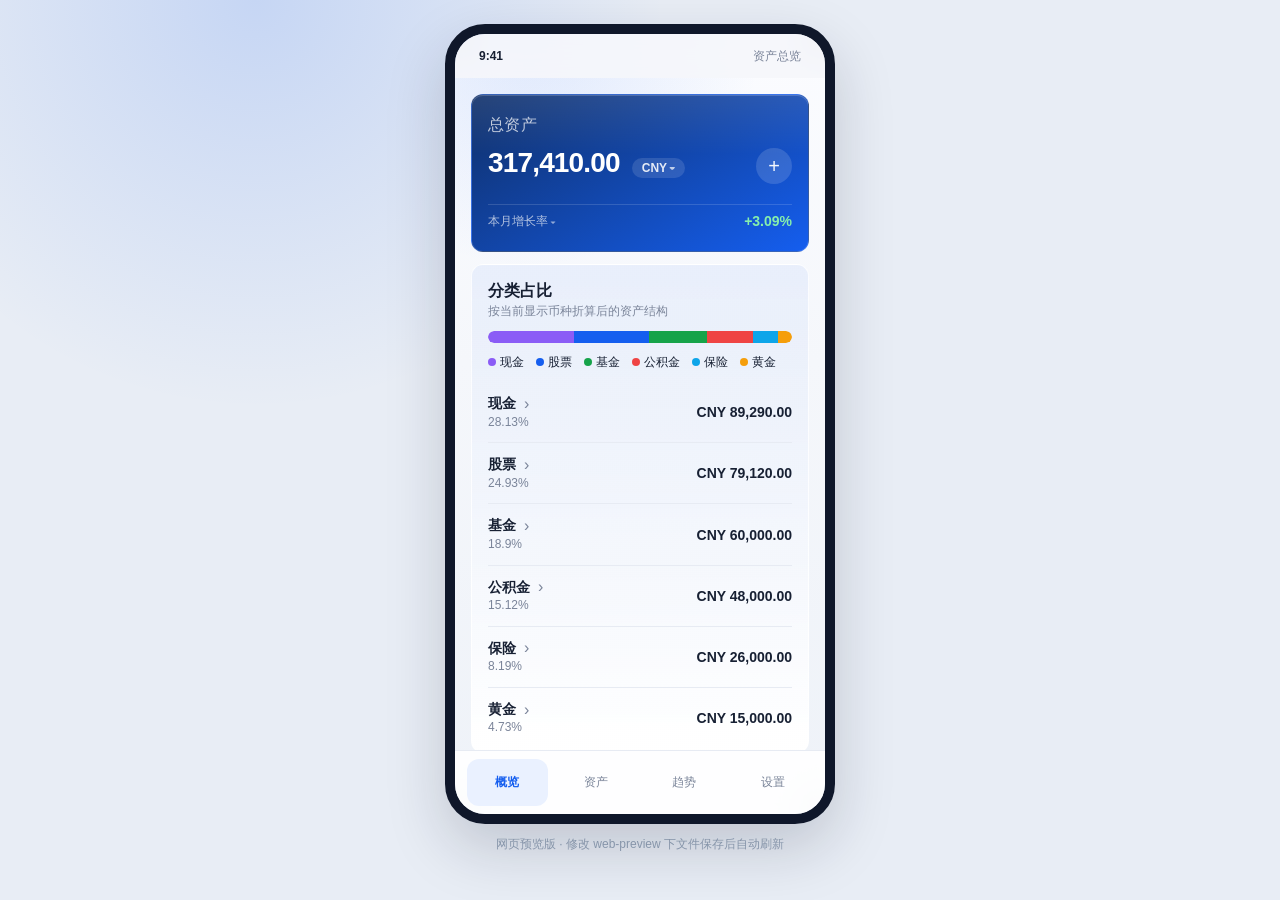
<file: index.html>
<!DOCTYPE html>
<html lang="zh-CN">
<head>
  <meta charset="UTF-8" />
  <meta name="viewport" content="width=device-width, initial-scale=1.0" />
  <title>资产总览 · 预览</title>
  <link rel="stylesheet" href="./preview.css?v=20260614f" />
</head>
<body>
  <div class="device-wrap">
    <div class="device">
      <div class="status-bar">
        <span>9:41</span>
        <span class="status-right">资产总览</span>
      </div>

      <main id="view" class="view"></main>

      <nav class="tab-bar">
        <button class="tab-item" data-tab="dashboard">
          <span class="tab-icon">概览</span>
        </button>
        <button class="tab-item" data-tab="assets">
          <span class="tab-icon">资产</span>
        </button>
        <button class="tab-item" data-tab="trends">
          <span class="tab-icon">趋势</span>
        </button>
        <button class="tab-item" data-tab="settings">
          <span class="tab-icon">设置</span>
        </button>
      </nav>
    </div>
    <p class="preview-hint">网页预览版 · 修改 web-preview 下文件保存后自动刷新</p>
  </div>

  <script src="./preview.js?v=20260614j"></script>
  <script>
    if (location.hostname === "127.0.0.1" || location.hostname === "localhost") {
      var s = document.createElement("script");
      s.src = "./livereload.js";
      document.body.appendChild(s);
    }
  </script>
</body>
</html>
</file>
<file: preview.css>
:root {
  --bg: #f5f7fb;
  --card: #ffffff;
  --text: #172033;
  --muted: #7a8499;
  --primary: #155eef;
  --primary-deep: #123a86;
  --primary-soft: #eaf1ff;
  --line: #e7ebf3;
  --field: #f4f6fb;
  --up: #16a34a;
  --down: #e5484d;

  /* spacing scale — 4 values, multiples of 4 */
  --s1: 8px;
  --s2: 12px;
  --s3: 16px;
  --s4: 24px;

  /* radius scale */
  --r-sm: 8px;
  --r-md: 12px;
  --r-full: 999px;

  /* type scale — 4 levels */
  --fs-hero: 28px;
  --fs-title: 16px;
  --fs-body: 14px;
  --fs-meta: 12px;
}

* {
  box-sizing: border-box;
  -webkit-tap-highlight-color: transparent;
}

html,
body {
  margin: 0;
  height: 100%;
  background:
    radial-gradient(circle at 20% 0%, rgba(21, 94, 239, 0.16), transparent 30%),
    #e8edf5;
  font-family: -apple-system, BlinkMacSystemFont, "SF Pro Text", "Helvetica Neue", "PingFang SC", sans-serif;
  color: var(--text);
}

.device-wrap {
  min-height: 100%;
  display: flex;
  flex-direction: column;
  align-items: center;
  gap: var(--s2);
  padding: var(--s4) var(--s2);
}

.device {
  position: relative;
  width: 390px;
  height: 800px;
  background:
    radial-gradient(circle at 20% 0%, rgba(21, 94, 239, 0.12), transparent 28%),
    linear-gradient(180deg, #fbfcff 0%, var(--bg) 42%, #eef2f8 100%);
  border-radius: 40px;
  box-shadow: 0 24px 60px rgba(15, 23, 42, 0.18);
  overflow: hidden;
  display: flex;
  flex-direction: column;
  border: 10px solid #0f172a;
}

.status-bar {
  flex: 0 0 auto;
  height: 44px;
  padding: 0 var(--s4);
  display: flex;
  align-items: center;
  justify-content: space-between;
  font-size: var(--fs-meta);
  font-weight: 600;
  color: var(--text);
  background: rgba(245, 247, 251, 0.9);
  backdrop-filter: blur(16px);
}

.status-right {
  color: var(--muted);
  font-weight: 500;
}

.view {
  flex: 1 1 auto;
  overflow-y: auto;
  padding: var(--s3);
  -webkit-overflow-scrolling: touch;
  animation: viewEnter 220ms ease-out;
}

.view::-webkit-scrollbar {
  width: 0;
}

.tab-bar {
  flex: 0 0 auto;
  height: 64px;
  display: flex;
  gap: var(--s1);
  padding: var(--s1) var(--s2);
  background: rgba(255, 255, 255, 0.9);
  border-top: 1px solid var(--line);
  backdrop-filter: blur(18px);
}

.tab-item {
  flex: 1;
  border: 0;
  border-radius: var(--r-md);
  background: transparent;
  font-size: var(--fs-meta);
  color: var(--muted);
  cursor: pointer;
  font-weight: 500;
  transition: background 160ms ease, color 160ms ease, transform 160ms ease;
}

.tab-item.active {
  background: var(--primary-soft);
  color: var(--primary);
  font-weight: 600;
}

.tab-item:active {
  transform: scale(0.96);
}

.preview-hint {
  margin: 0;
  font-size: var(--fs-meta);
  color: #94a3b8;
}

/* shared */
.card {
  margin-bottom: var(--s2);
  padding: var(--s3);
  border-radius: var(--r-md);
  background: var(--card);
  border: 0;
  transition: transform 160ms ease;
}

.muted {
  color: var(--muted);
}

.section-title,
.settings-title,
.asset-header .title,
.form-card-head .title,
.hero-title {
  font-size: var(--fs-title);
}

.section-title {
  margin-bottom: 2px;
  font-weight: 600;
  line-height: 1.25;
}

.section-header {
  display: flex;
  align-items: center;
  justify-content: space-between;
  margin-bottom: var(--s2);
}

.section-subtitle {
  margin-top: 0;
  color: var(--muted);
  font-size: var(--fs-meta);
  line-height: 1.35;
}

.link {
  color: var(--primary);
  font-size: var(--fs-body);
  font-weight: 600;
  cursor: pointer;
}

.empty-small {
  padding: var(--s2) 0;
  color: var(--muted);
  text-align: center;
  font-size: var(--fs-body);
}

button.btn {
  border: 0;
  cursor: pointer;
  border-radius: var(--r-full);
  font-size: var(--fs-body);
  padding: var(--s2) var(--s3);
  font-weight: 600;
  transition: transform 160ms ease, background 160ms ease;
}

button.btn:active {
  transform: translateY(1px) scale(0.98);
}

button:focus-visible,
input:focus-visible,
textarea:focus-visible,
select:focus-visible {
  outline: 3px solid rgba(21, 94, 239, 0.22);
  outline-offset: 2px;
}

.button-primary {
  background: var(--primary);
  color: #fff;
}

.button-secondary {
  background: var(--primary-soft);
  color: var(--primary);
}

/* dashboard */
.hero-card {
  position: relative;
  overflow: hidden;
  margin-bottom: var(--s2);
  padding: 20px var(--s3);
  border-radius: var(--r-md);
  color: #fff;
  border: 1px solid rgba(255, 255, 255, 0.16);
  background: linear-gradient(150deg, #0f2f68 0%, #155eef 100%);
  box-shadow: inset 0 1px 0 rgba(255, 255, 255, 0.18);
}

.hero-sheen {
  position: absolute;
  inset: 0;
  background: linear-gradient(180deg, rgba(255, 255, 255, 0.1) 0%, transparent 38%);
  pointer-events: none;
}

.hero-body {
  position: relative;
  z-index: 1;
}

.hero-title {
  font-weight: 500;
  color: rgba(255, 255, 255, 0.72);
  letter-spacing: 0.02em;
}

.hero-metrics {
  display: grid;
  grid-template-columns: 1fr auto;
  column-gap: var(--s2);
  row-gap: var(--s1);
  margin-top: var(--s2);
}

.total {
  display: flex;
  flex-wrap: wrap;
  align-items: baseline;
  gap: var(--s1) var(--s2);
}

.hero-add-btn {
  display: flex;
  align-items: center;
  justify-content: center;
  justify-self: end;
  align-self: start;
  width: 36px;
  height: 36px;
  padding: 0;
  border: 0;
  border-radius: 50%;
  background: rgba(255, 255, 255, 0.14);
  color: rgba(255, 255, 255, 0.95);
  font-size: 20px;
  font-weight: 500;
  line-height: 1;
  cursor: pointer;
  transition: background 160ms ease, transform 160ms ease;
}

.hero-add-btn:active {
  transform: scale(0.94);
  background: rgba(255, 255, 255, 0.22);
}

.hero-divider {
  grid-column: 1 / -1;
  height: 1px;
  margin-top: var(--s2);
  background: rgba(255, 255, 255, 0.14);
}

.total-amount {
  font-size: var(--fs-hero);
  font-weight: 700;
  letter-spacing: -0.03em;
  line-height: 1.1;
}

.currency-trigger {
  display: inline-flex;
  align-items: center;
  gap: 2px;
  padding: 4px 10px;
  border: 0;
  border-radius: var(--r-full);
  background: rgba(255, 255, 255, 0.12);
  color: rgba(255, 255, 255, 0.88);
  font-size: var(--fs-meta);
  font-weight: 600;
  cursor: pointer;
  transition: background 160ms ease, transform 160ms ease;
}

.currency-trigger:active {
  transform: translateY(1px);
  background: rgba(255, 255, 255, 0.2);
}

.currency-code {
  line-height: 1;
}

.currency-chevron {
  font-size: 12px;
  line-height: 1;
  opacity: 0.8;
}

.growth-trigger {
  display: inline-flex;
  align-items: center;
  gap: 2px;
  justify-self: start;
  align-self: center;
  width: fit-content;
  padding: 0;
  border: 0;
  background: transparent;
  color: rgba(255, 255, 255, 0.68);
  font-size: var(--fs-meta);
  font-weight: 500;
  line-height: 1.25;
  cursor: pointer;
  transition: opacity 160ms ease;
}

.growth-trigger:active {
  opacity: 0.72;
}

.growth-label {
  line-height: 1.25;
}

.hero-growth-value {
  justify-self: end;
  align-self: center;
  font-size: var(--fs-body);
  font-weight: 700;
  line-height: 1.25;
  text-align: right;
}

.hero-growth-value.up {
  color: #86efac;
}

.hero-growth-value.down {
  color: #fda4af;
}

.hero-growth-value.flat {
  color: rgba(255, 255, 255, 0.82);
}

.sheet-overlay {
  position: absolute;
  inset: 0;
  z-index: 30;
  display: flex;
  align-items: flex-end;
  background: rgba(8, 15, 35, 0.42);
  opacity: 0;
  transition: opacity 200ms ease;
}

.sheet-overlay.open {
  opacity: 1;
}

.action-sheet {
  width: 100%;
  padding: var(--s2) var(--s3) var(--s4);
  border-radius: var(--r-md) var(--r-md) 0 0;
  background: rgba(255, 255, 255, 0.96);
  backdrop-filter: blur(20px);
  transform: translateY(100%);
  transition: transform 220ms ease;
}

.sheet-overlay.open .action-sheet {
  transform: translateY(0);
}

.sheet-handle {
  width: 36px;
  height: 4px;
  margin: 0 auto var(--s2);
  border-radius: var(--r-full);
  background: var(--line);
}

.sheet-title {
  margin-bottom: var(--s2);
  font-size: var(--fs-body);
  font-weight: 600;
  color: var(--text);
}

.sheet-option {
  width: 100%;
  display: flex;
  align-items: center;
  justify-content: space-between;
  margin-bottom: var(--s1);
  padding: var(--s2) var(--s3);
  border: 1px solid var(--line);
  border-radius: var(--r-sm);
  background: #fff;
  color: var(--text);
  font-size: var(--fs-body);
  font-weight: 500;
  cursor: pointer;
  transition: border-color 160ms ease, background 160ms ease;
}

.sheet-option:last-child {
  margin-bottom: 0;
}

.sheet-option.active {
  border-color: rgba(21, 94, 239, 0.35);
  background: var(--primary-soft);
  color: var(--primary);
  font-weight: 600;
}

.sheet-code {
  font-size: var(--fs-meta);
  color: var(--muted);
}

.sheet-option.active .sheet-code {
  color: var(--primary);
}

.chart {
  width: 100%;
  height: 190px;
  display: block;
}

.storage-bar {
  display: flex;
  height: 12px;
  margin-top: var(--s2);
  border-radius: var(--r-full);
  overflow: hidden;
  background: var(--line);
}

.storage-segment {
  height: 100%;
  min-width: 3px;
}

.storage-segment:first-child {
  border-radius: var(--r-full) 0 0 var(--r-full);
}

.storage-segment:last-child {
  border-radius: 0 var(--r-full) var(--r-full) 0;
}

.storage-segment:only-child {
  border-radius: var(--r-full);
}

.storage-legend {
  display: flex;
  flex-wrap: wrap;
  gap: 6px var(--s2);
  margin-top: var(--s2);
}

.storage-legend-item {
  display: inline-flex;
  align-items: center;
  font-size: var(--fs-meta);
  color: var(--text);
  line-height: 1.3;
}

.storage-legend-dot {
  width: 8px;
  height: 8px;
  margin-right: 4px;
  border-radius: 50%;
  flex-shrink: 0;
}

.storage-list {
  margin-top: var(--s2);
}

.storage-row {
  display: flex;
  align-items: center;
  gap: var(--s2);
  padding: var(--s2) 0;
  border: 0;
  border-bottom: 1px solid var(--line);
  background: transparent;
  cursor: pointer;
  transition: opacity 160ms ease;
}

.storage-row:active {
  opacity: 0.72;
}

.storage-row:last-child {
  border-bottom: 0;
  padding-bottom: 0;
}

.storage-row-main {
  flex: 1;
  min-width: 0;
}

.storage-row-name {
  display: inline-flex;
  align-items: center;
  gap: var(--s1);
  font-size: var(--fs-body);
  font-weight: 600;
  line-height: 1.25;
}

.storage-row-chevron {
  color: var(--muted);
  font-size: var(--fs-title);
  font-weight: 500;
  line-height: 1;
}

.storage-row-meta {
  margin-top: 2px;
  font-size: var(--fs-meta);
  line-height: 1.3;
}

.storage-row-value {
  flex-shrink: 0;
  font-size: var(--fs-body);
  font-weight: 600;
  text-align: right;
}

.category-detail-page {
  padding-bottom: var(--s3);
}

.category-detail-head {
  margin-bottom: var(--s2);
}

.category-detail-back {
  display: inline-block;
  margin-bottom: var(--s2);
  padding: 0;
  border: 0;
  background: transparent;
  font: inherit;
  cursor: pointer;
}

.category-detail-title {
  display: flex;
  align-items: center;
  gap: var(--s2);
}

.category-detail-dot {
  width: 10px;
  height: 10px;
  border-radius: 50%;
  flex-shrink: 0;
}

.category-detail-meta {
  margin-top: var(--s1);
  font-size: var(--fs-meta);
}

.category-detail-add {
  width: 100%;
  margin-top: var(--s2);
}

.ratio-row {
  margin-top: var(--s3);
  color: var(--text);
  font-size: var(--fs-body);
}

.ratio-info {
  display: flex;
  align-items: center;
  justify-content: space-between;
}

.ratio-track {
  overflow: hidden;
  height: var(--s1);
  margin-top: var(--s1);
  border-radius: var(--r-full);
  background: var(--line);
}

.ratio-bar {
  height: 100%;
  border-radius: var(--r-full);
  background: var(--primary);
}

.ratio-value {
  margin-top: 2px;
  color: var(--muted);
  font-size: var(--fs-meta);
}

/* assets */
.asset-header {
  display: flex;
  align-items: center;
  justify-content: space-between;
  gap: var(--s2);
  margin-bottom: var(--s3);
}

.asset-header .title {
  margin-bottom: 2px;
  font-weight: 700;
  line-height: 1.25;
}

.asset-header .muted {
  font-size: var(--fs-meta);
  line-height: 1.35;
}

.add-button {
  position: absolute;
  right: var(--s4);
  bottom: 80px;
  z-index: 12;
  width: 56px;
  height: 56px;
  padding: 0;
  display: grid;
  place-items: center;
  border-radius: 50%;
  font-size: var(--fs-hero);
  font-weight: 500;
  line-height: 1;
  box-shadow: 0 12px 24px rgba(21, 94, 239, 0.28);
}

.asset-list {
  padding-bottom: 72px;
}

.asset-card {
  cursor: pointer;
}

.asset-card:hover {
  transform: translateY(-1px);
}

.asset-top {
  display: flex;
  align-items: center;
  justify-content: space-between;
  gap: var(--s2);
}

.asset-main {
  display: flex;
  align-items: center;
  min-width: 0;
}

.asset-badge {
  flex: 0 0 auto;
  width: 40px;
  height: 40px;
  margin-right: var(--s2);
  display: grid;
  place-items: center;
  border-radius: var(--r-sm);
  background: var(--primary-soft);
  color: var(--primary);
  font-size: var(--fs-body);
  font-weight: 600;
}

.asset-name {
  margin-bottom: 0;
  font-size: var(--fs-body);
  font-weight: 600;
  line-height: 1.25;
  white-space: nowrap;
  overflow: hidden;
  text-overflow: ellipsis;
}

.asset-card .muted {
  font-size: var(--fs-meta);
  line-height: 1.35;
}

.asset-value {
  color: var(--text);
  font-size: var(--fs-body);
  font-weight: 700;
  text-align: right;
  white-space: nowrap;
}

.asset-meta {
  display: flex;
  align-items: center;
  justify-content: space-between;
  margin-top: var(--s2);
  padding-top: var(--s2);
  border-top: 1px solid var(--line);
  color: var(--muted);
  font-size: var(--fs-meta);
}

.asset-note {
  margin-top: var(--s2);
  padding: var(--s1) var(--s2);
  border-radius: var(--r-sm);
  background: var(--field);
  color: var(--text);
  font-size: var(--fs-meta);
  line-height: 1.5;
}

/* form */
.form-page {
  padding-bottom: var(--s2);
}

.form-footer {
  position: sticky;
  bottom: 0;
  z-index: 2;
  padding: var(--s2) 0 var(--s4);
  background: linear-gradient(180deg, rgba(248, 250, 252, 0) 0%, rgba(248, 250, 252, 0.96) 28%, #f8fafc 100%);
}

.form-card {
  margin: 0 0 var(--s2);
}

.form-card-head {
  display: flex;
  align-items: flex-start;
  justify-content: space-between;
  gap: var(--s2);
  margin-bottom: var(--s4);
}

.form-card-head .title {
  font-weight: 700;
}

.field {
  margin-bottom: var(--s3);
}

.field .label {
  margin-bottom: var(--s1);
  color: var(--muted);
  font-size: var(--fs-meta);
  font-weight: 500;
}

.field input,
.field textarea,
.field select {
  width: 100%;
  padding: var(--s2);
  border: 1px solid transparent;
  border-radius: var(--r-sm);
  background: var(--field);
  color: var(--text);
  font-size: var(--fs-body);
  font-family: inherit;
  transition: border 160ms ease, background 160ms ease;
}

.field input:focus,
.field textarea:focus,
.field select:focus,
.settings textarea:focus {
  border-color: rgba(21, 94, 239, 0.32);
  background: #ffffff;
}

.field textarea {
  height: 80px;
  resize: none;
}

.field-locked {
  padding: var(--s2);
  border-radius: var(--r-sm);
  background: var(--field);
  color: var(--text);
  font-size: var(--fs-body);
  font-weight: 600;
}

.recurring-section {
  margin-top: var(--s1);
  padding-top: var(--s3);
  border-top: 1px solid rgba(15, 23, 42, 0.06);
}

.recurring-toggle {
  display: flex;
  align-items: center;
  gap: var(--s2);
  cursor: pointer;
  user-select: none;
}

.recurring-toggle input {
  position: absolute;
  opacity: 0;
  width: 0;
  height: 0;
}

.recurring-toggle-ui {
  width: 44px;
  height: 26px;
  border-radius: 999px;
  background: #e2e8f0;
  position: relative;
  flex-shrink: 0;
  transition: background 160ms ease;
}

.recurring-toggle-ui::after {
  content: "";
  position: absolute;
  top: 3px;
  left: 3px;
  width: 20px;
  height: 20px;
  border-radius: 50%;
  background: #fff;
  box-shadow: 0 1px 3px rgba(15, 23, 42, 0.12);
  transition: transform 160ms ease;
}

.recurring-toggle input:checked + .recurring-toggle-ui {
  background: var(--primary);
}

.recurring-toggle input:checked + .recurring-toggle-ui::after {
  transform: translateX(18px);
}

.recurring-toggle-label {
  font-size: var(--fs-body);
  font-weight: 600;
}

.recurring-hint {
  margin: var(--s1) 0 var(--s2);
  font-size: var(--fs-meta);
  line-height: 1.45;
}

.recurring-fields[hidden] {
  display: none;
}

.recurring-tag {
  color: var(--primary);
  font-size: var(--fs-meta);
  font-weight: 500;
}

.save-button,
.delete-button {
  width: 100%;
  margin-top: var(--s2);
}

.delete-button {
  background: #fff1f2;
  color: var(--down);
}

/* trends */
.trend-summary {
  border: 1px solid rgba(255, 255, 255, 0.8);
  background: linear-gradient(180deg, rgba(21, 94, 239, 0.06), #ffffff);
}

.trend-meta {
  display: flex;
  justify-content: space-between;
  gap: var(--s2);
  margin-top: var(--s2);
}

.trend-meta-item {
  flex: 1;
  padding: var(--s2);
  border-radius: var(--r-sm);
  background: var(--field);
}

.trend-meta-item .label {
  color: var(--muted);
  font-size: var(--fs-meta);
}

.trend-meta-item .value {
  margin-top: 2px;
  font-size: var(--fs-body);
  font-weight: 700;
}

.snapshot-row {
  display: flex;
  align-items: center;
  justify-content: space-between;
  padding: var(--s2) 0;
  border-bottom: 1px solid var(--line);
}

.snapshot-row:last-child {
  border-bottom: 0;
}

.snapshot-date {
  margin-bottom: 0;
  font-size: var(--fs-body);
  font-weight: 600;
  line-height: 1.25;
}

.snapshot-date + .muted {
  line-height: 1.35;
}

.delta-up {
  color: var(--up);
  text-align: right;
  font-size: var(--fs-body);
  font-weight: 600;
}

.delta-down {
  color: var(--down);
  text-align: right;
  font-size: var(--fs-body);
  font-weight: 600;
}

.delta-percent {
  margin-top: 2px;
  font-size: var(--fs-meta);
}

/* settings */
.desc {
  margin-bottom: var(--s2);
  line-height: 1.6;
  font-size: var(--fs-meta);
}

.settings-title {
  margin-bottom: 2px;
  font-weight: 600;
  line-height: 1.25;
}

.settings-title + .desc,
.settings-title + .muted.desc {
  line-height: 1.35;
}

.settings textarea {
  width: 100%;
  height: 120px;
  padding: var(--s2);
  border: 1px solid transparent;
  border-radius: var(--r-sm);
  background: var(--field);
  font-size: var(--fs-meta);
  font-family: inherit;
  resize: none;
}

.danger-card {
  border: 1px solid #ffe4e6;
}

.danger-button {
  width: 100%;
  background: #fff1f2;
  color: var(--down);
}

@keyframes viewEnter {
  from {
    opacity: 0;
    transform: translateY(8px);
  }
  to {
    opacity: 1;
    transform: translateY(0);
  }
}
</file>
